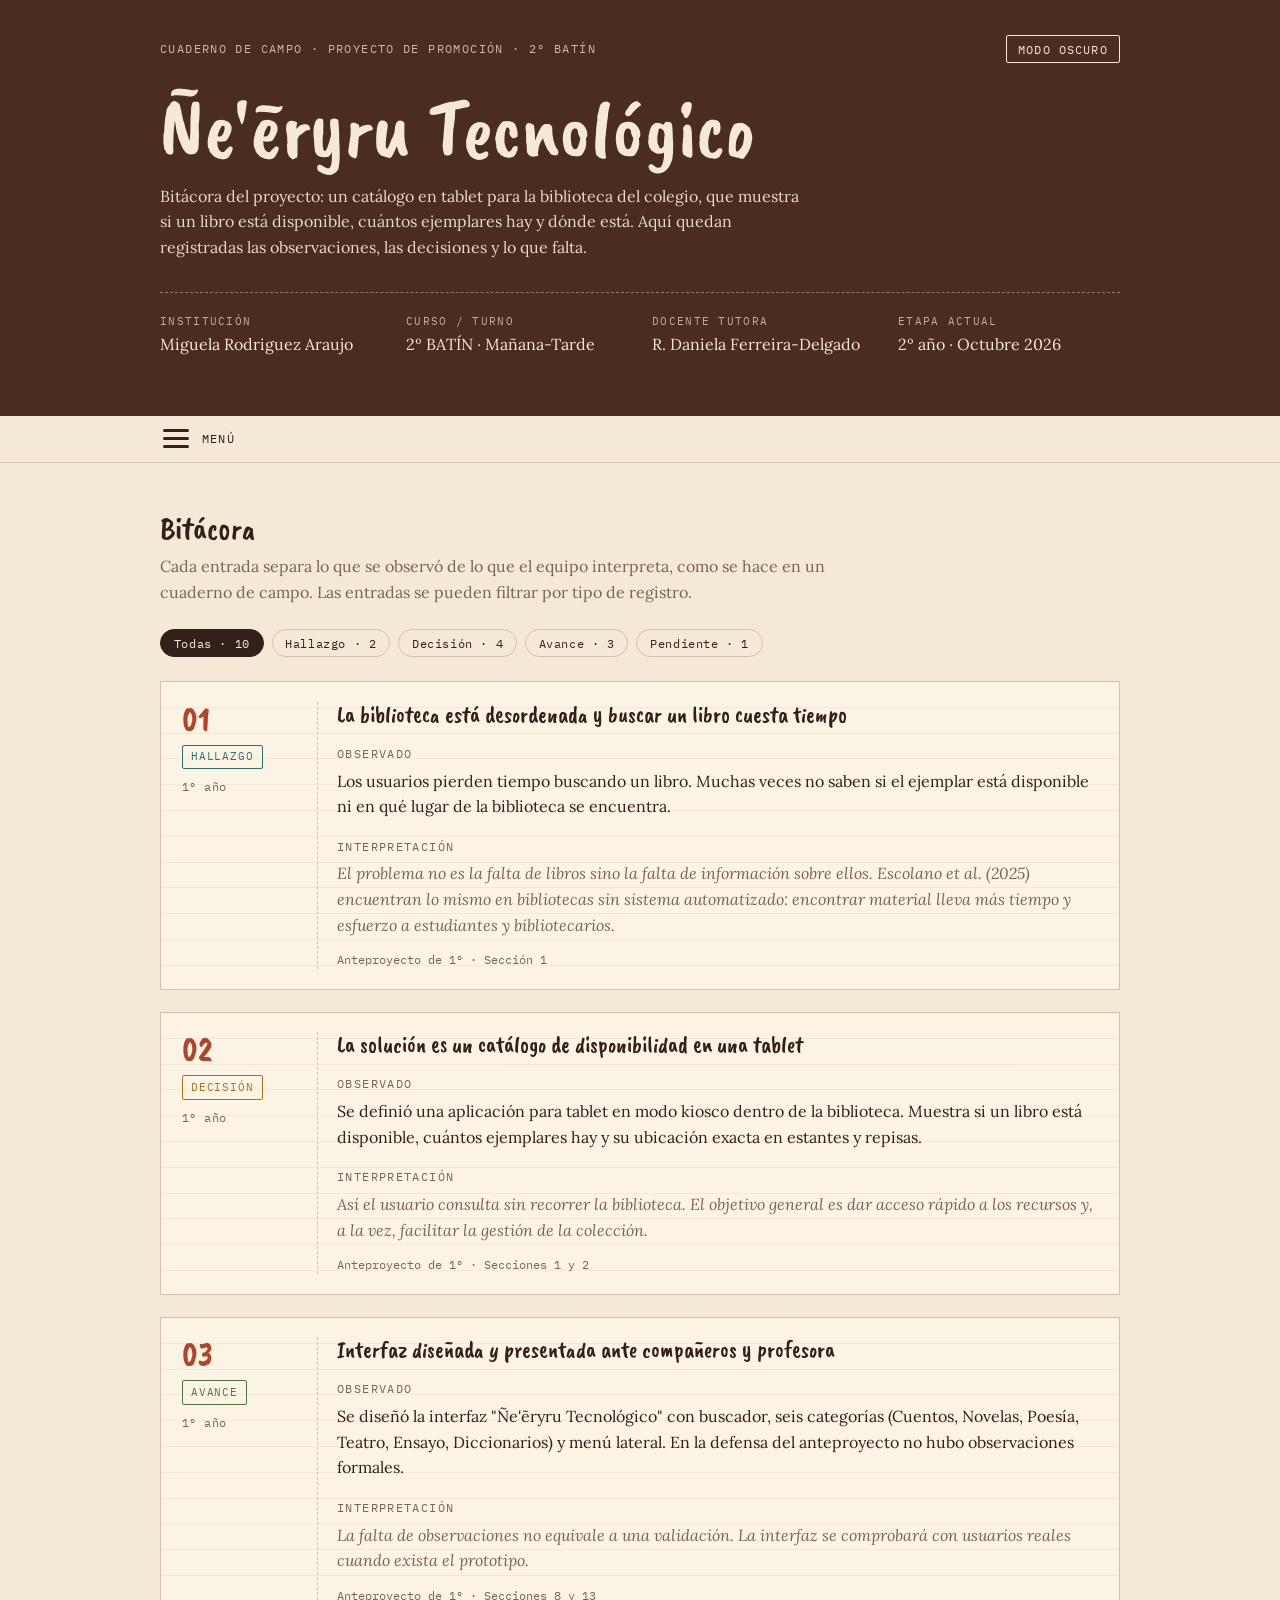
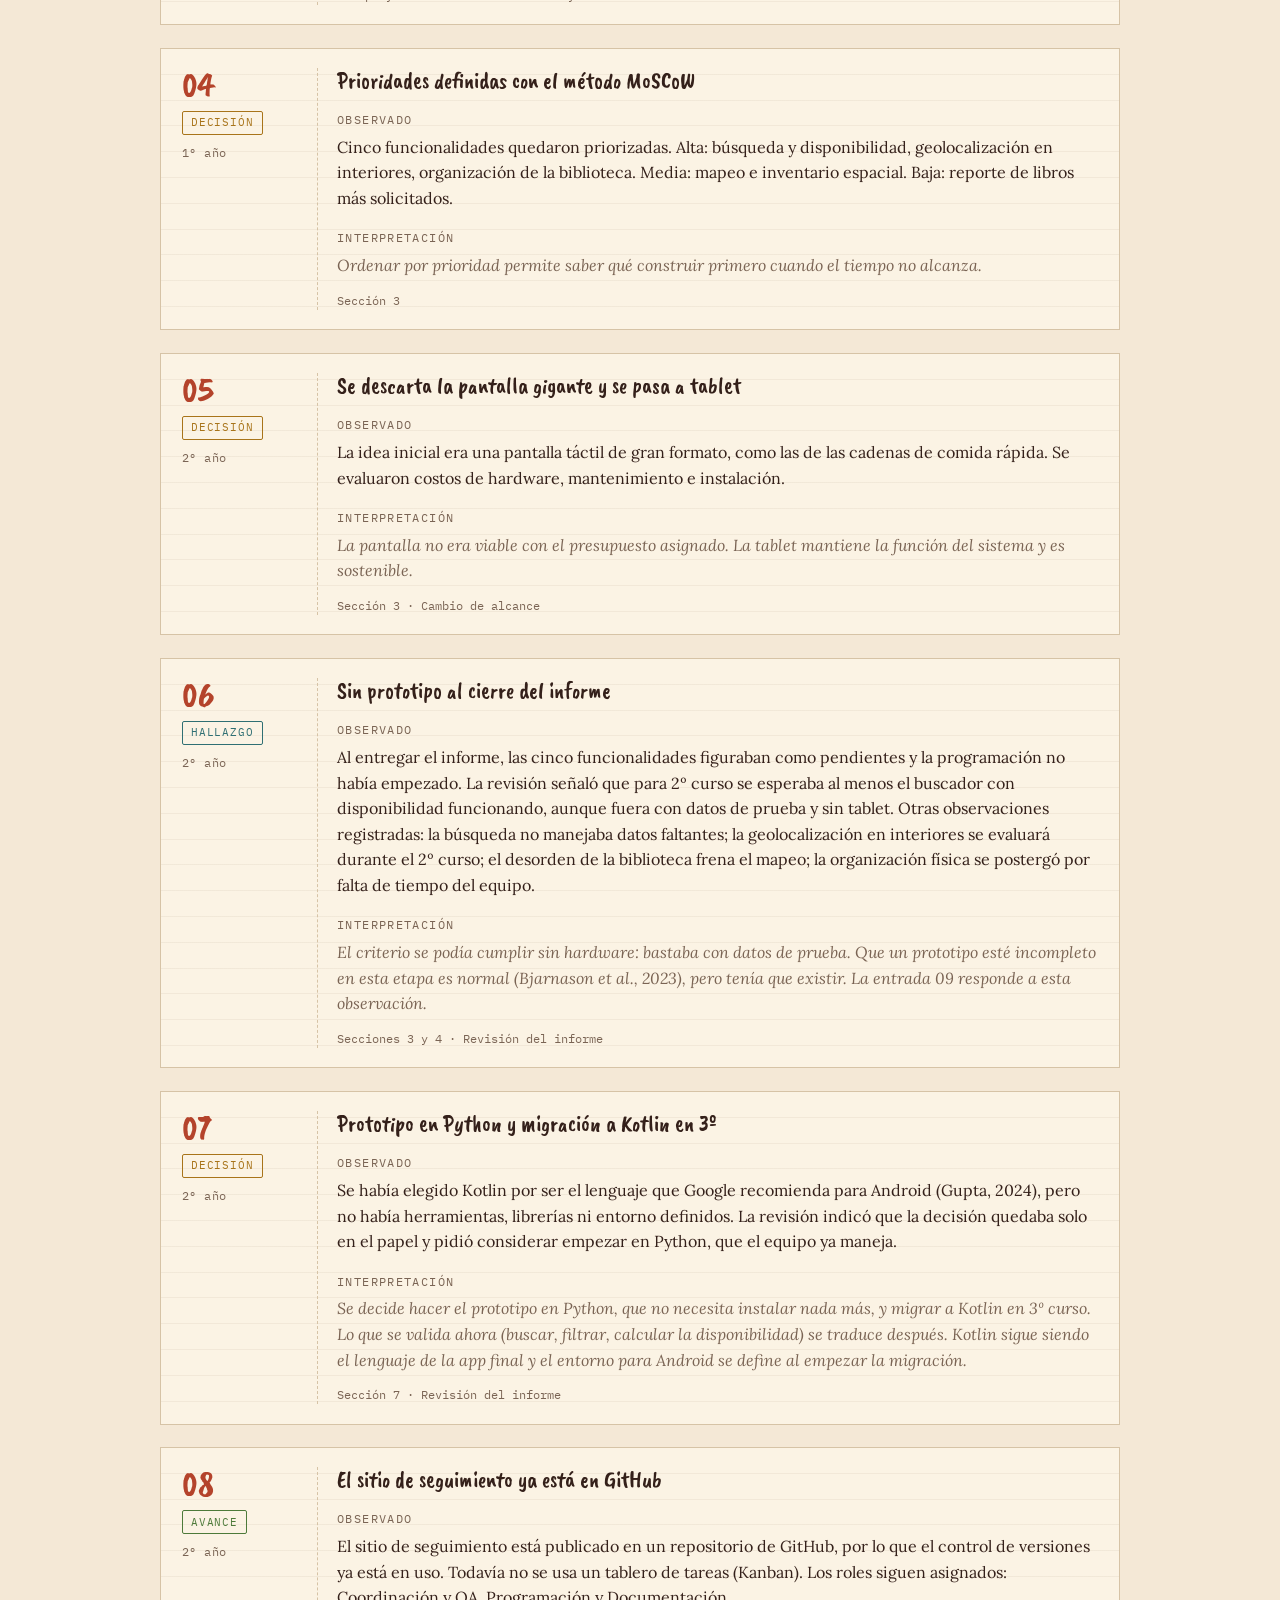
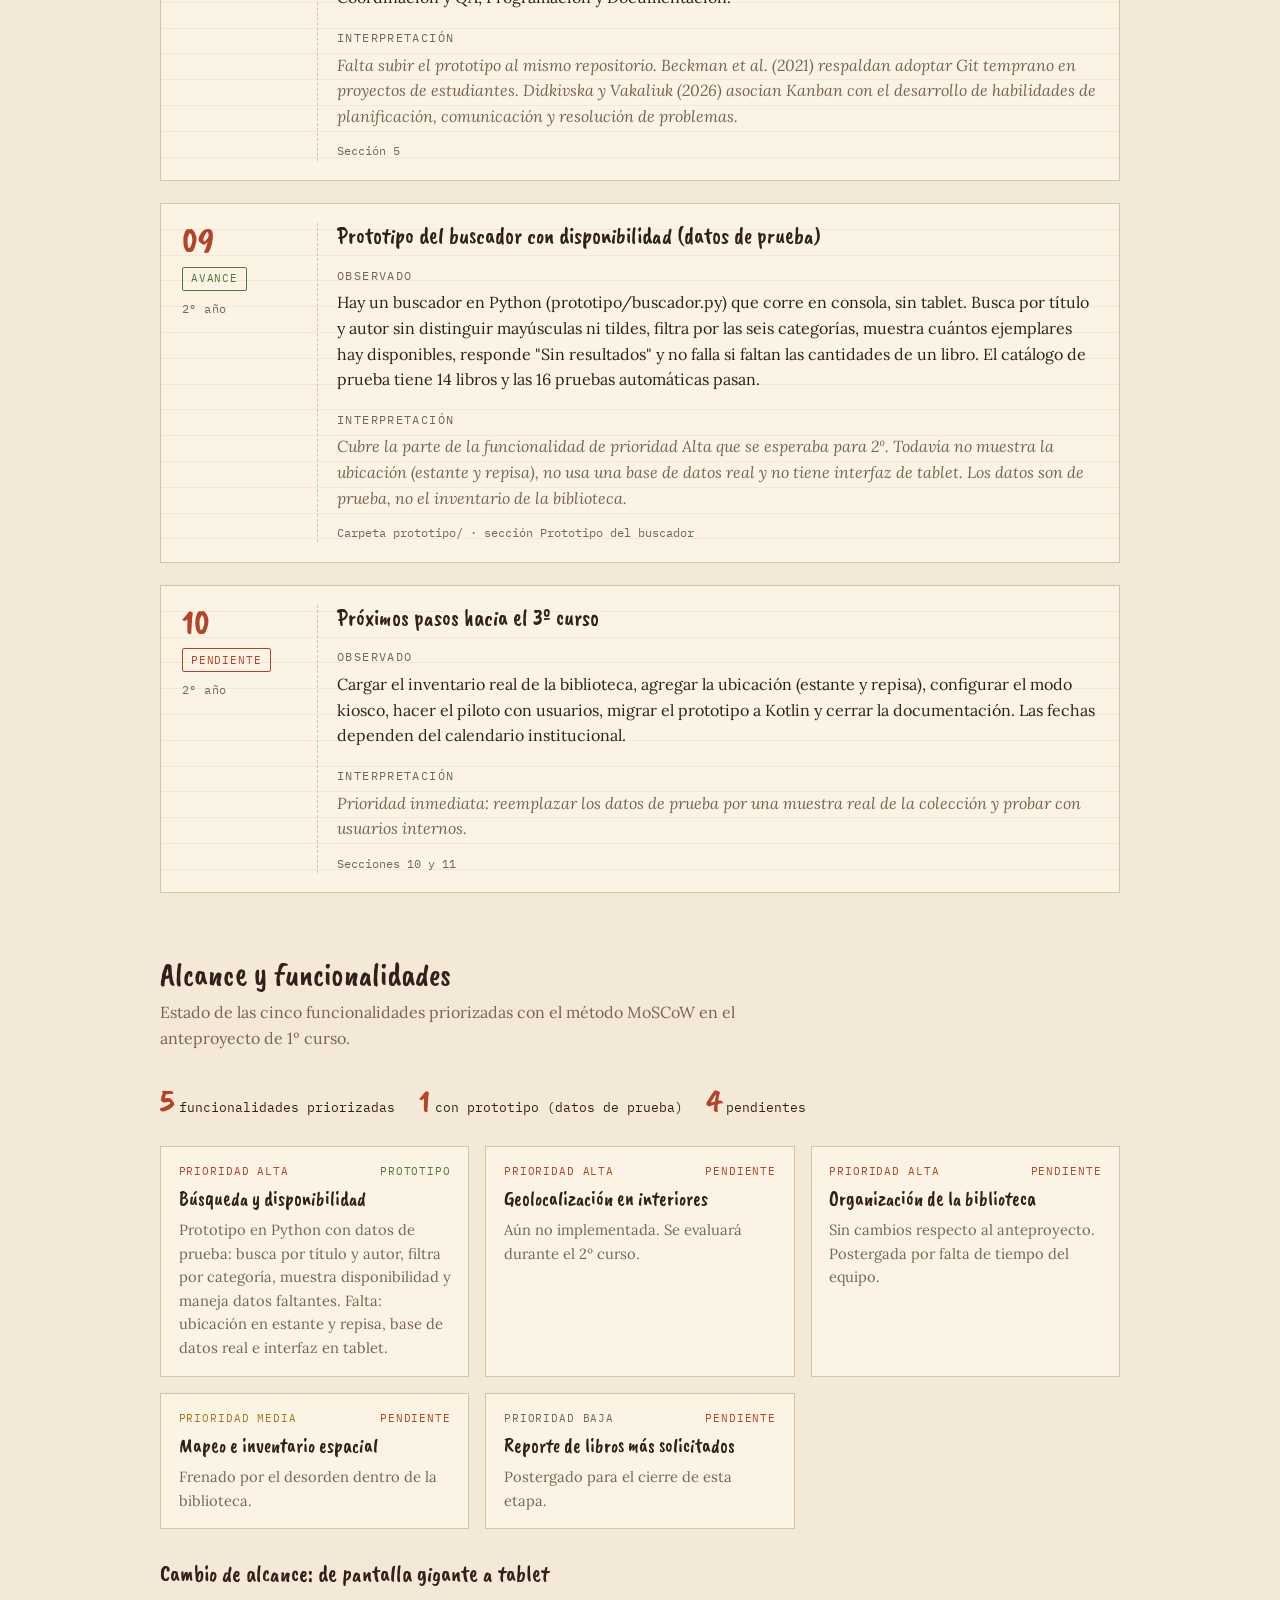
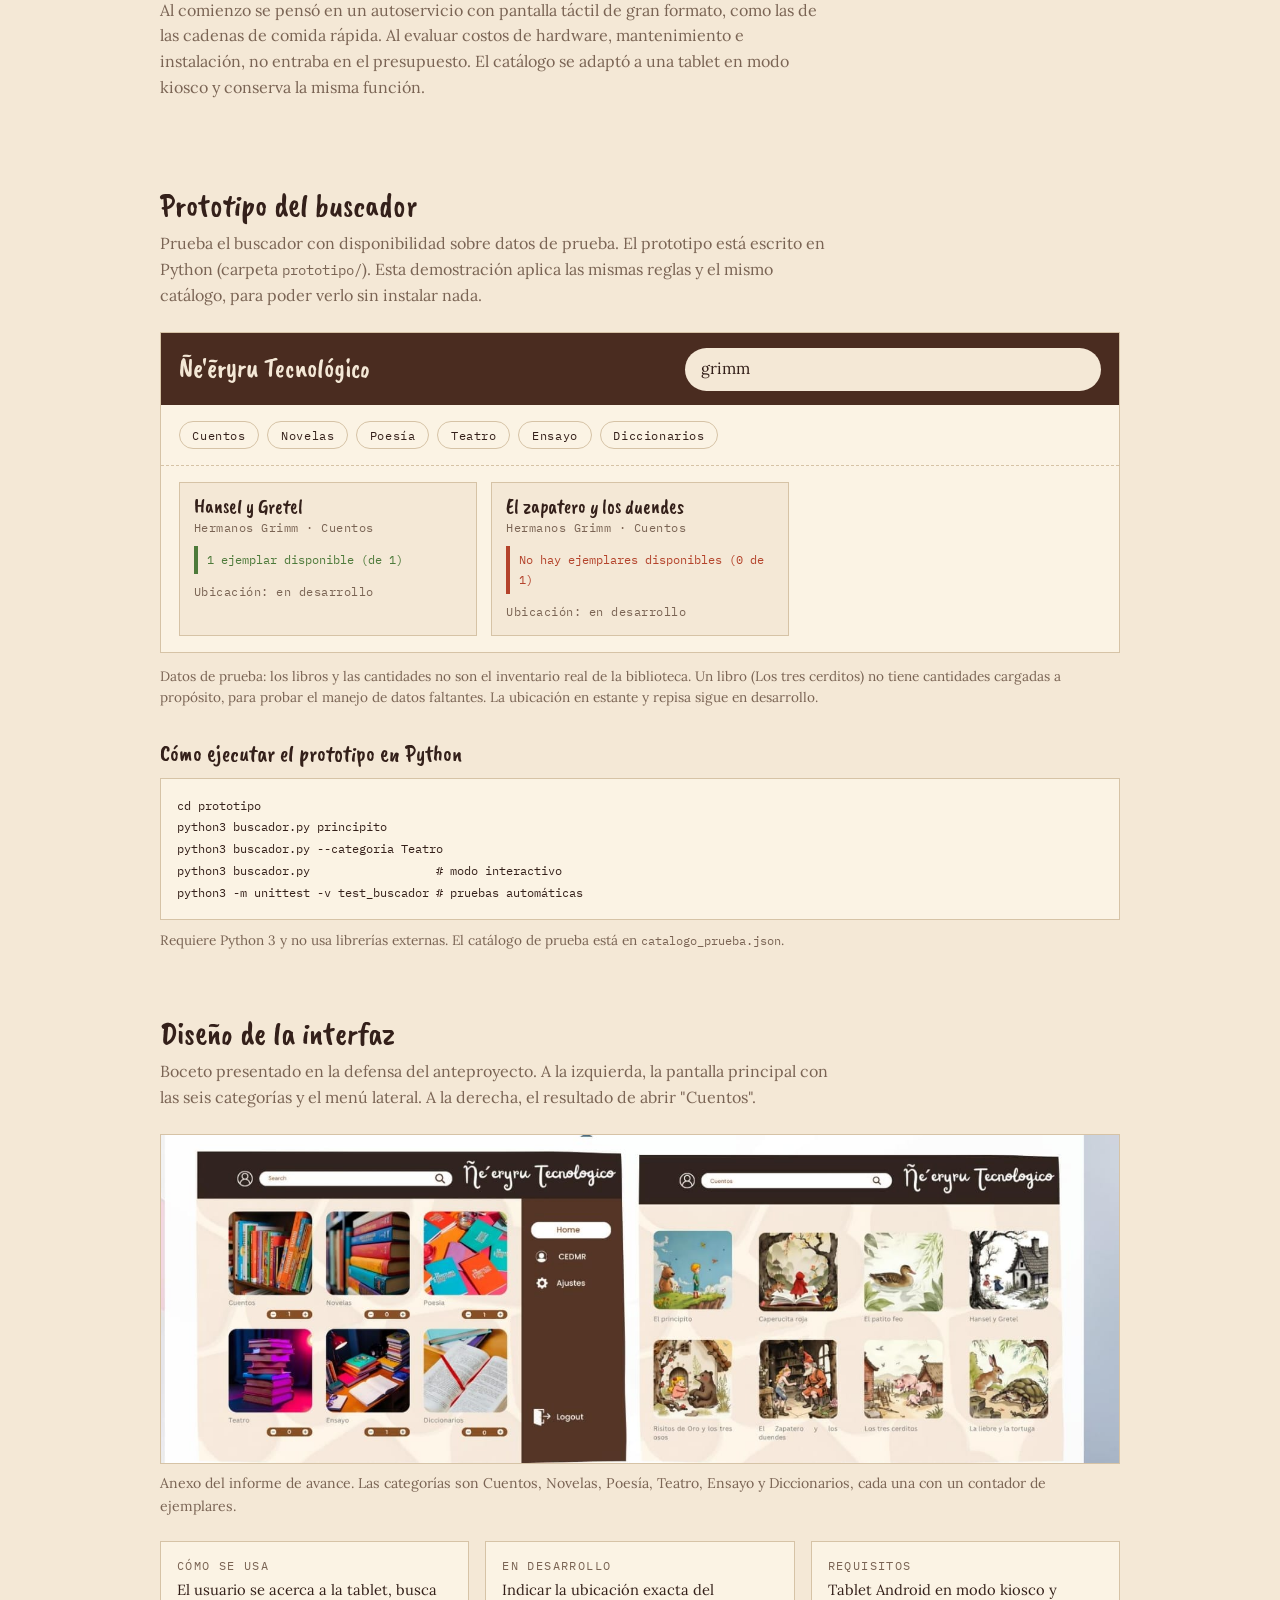
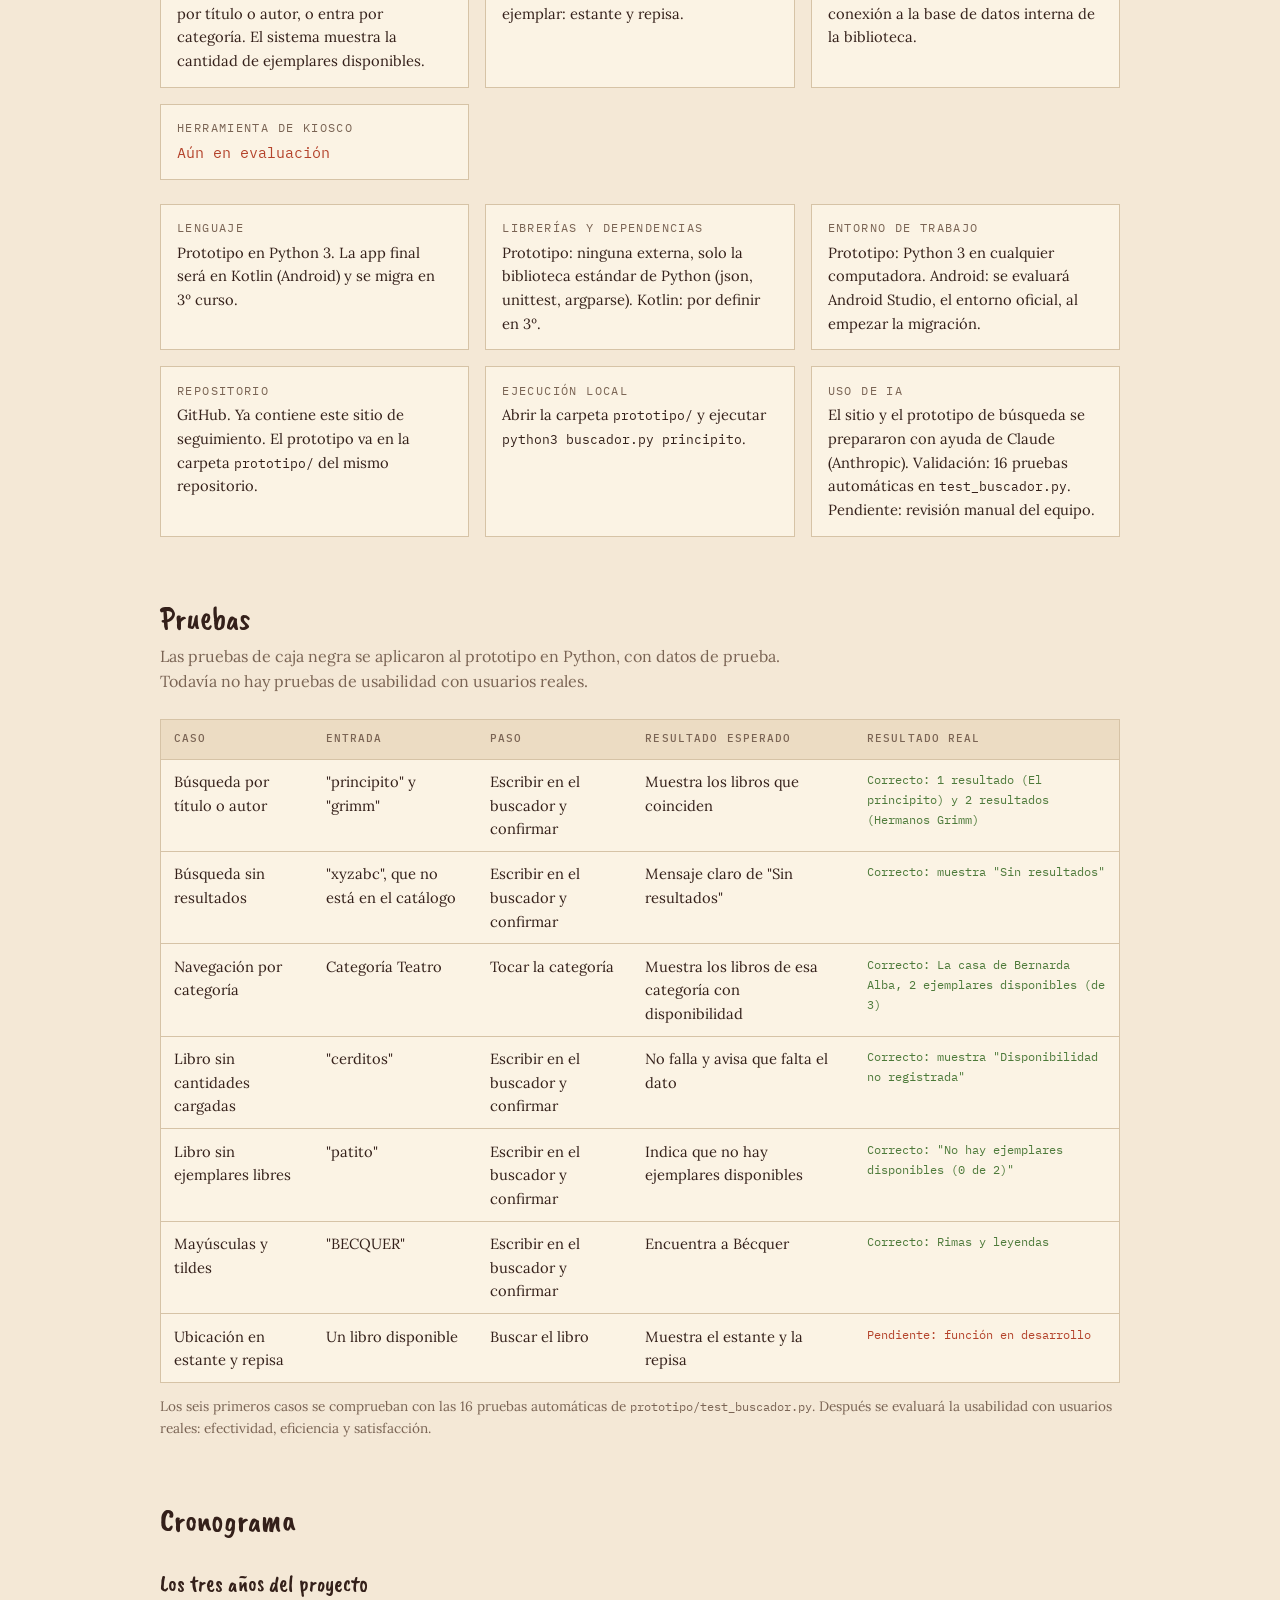
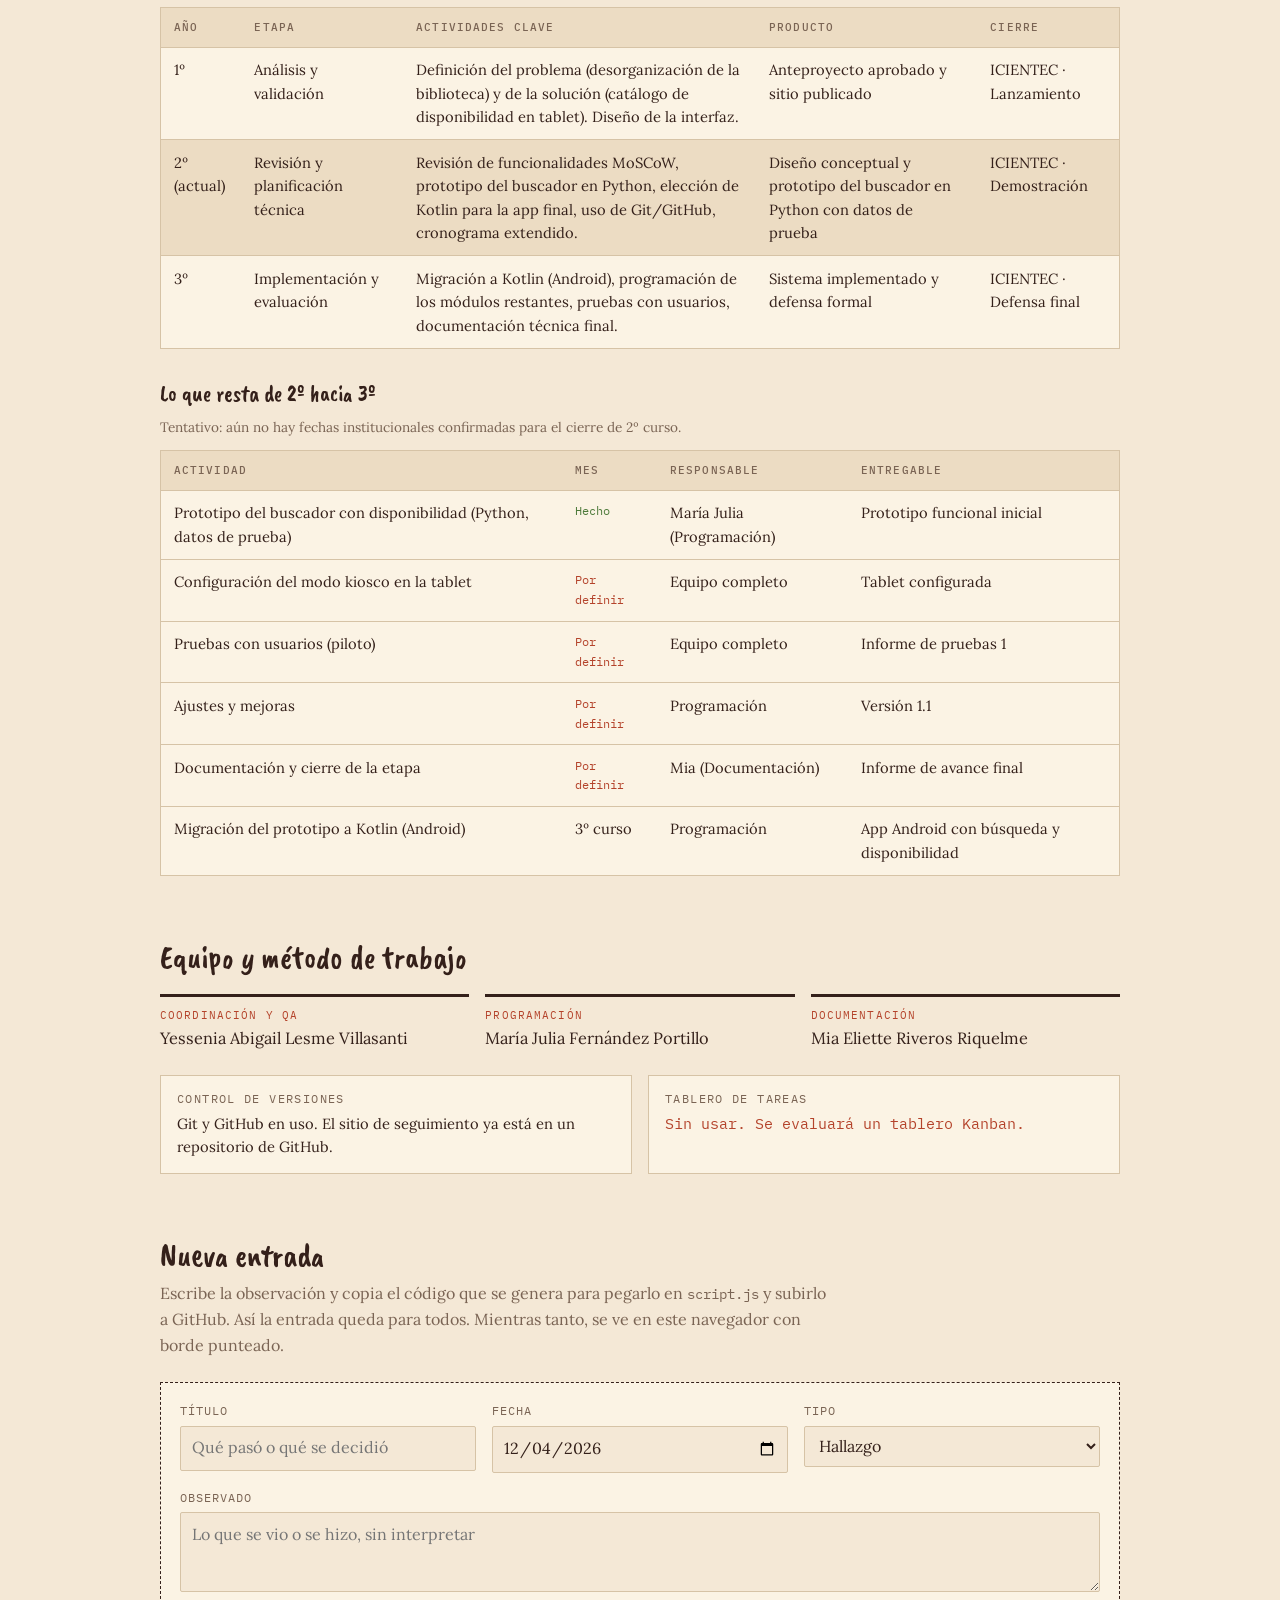
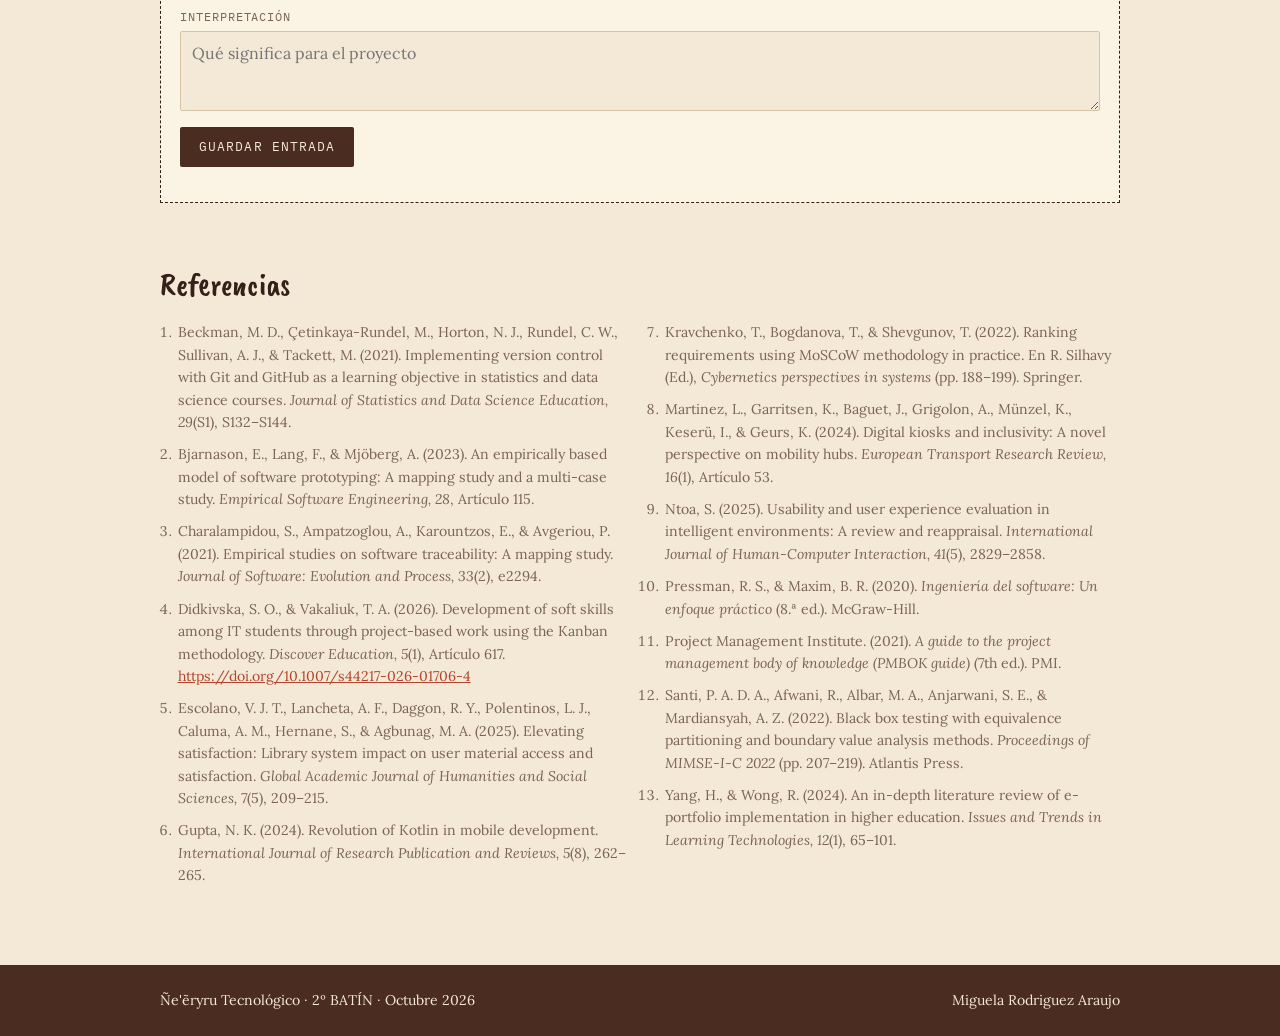
<file: index.html>
<!doctype html>
<html lang="es">
<head>
<meta charset="utf-8">
<meta name="viewport" content="width=device-width, initial-scale=1">
<title>Cuaderno de campo Ñe'ẽryru</title>
<link rel="stylesheet" href="https://fonts.googleapis.com/css2?family=Caveat+Brush&family=Lora:ital,wght@0,400;0,600;1,400&family=IBM+Plex+Mono:wght@400;500&display=swap">
<link rel="stylesheet" href="styles.css">
</head>
<body>
<header class="cover">
  <div class="wrap">
    <div class="top">
      <span class="label">Cuaderno de campo · Proyecto de Promoción · 2º BATÍN</span>
      <button class="theme" id="themeBtn" type="button">Modo oscuro</button>
    </div>
    <h1>Ñe'ẽryru Tecnológico</h1>
    <p>Bitácora del proyecto: un catálogo en tablet para la biblioteca del colegio, que muestra si un libro está disponible, cuántos ejemplares hay y dónde está. Aquí quedan registradas las observaciones, las decisiones y lo que falta.</p>
    <dl class="meta">
      <div><dt>Institución</dt><dd>Miguela Rodriguez Araujo</dd></div>
      <div><dt>Curso / turno</dt><dd>2º BATÍN · Mañana-Tarde</dd></div>
      <div><dt>Docente tutora</dt><dd>R. Daniela Ferreira-Delgado</dd></div>
      <div><dt>Etapa actual</dt><dd>2º año · Octubre 2026</dd></div>
    </dl>
  </div>
</header>

<nav class="sec" aria-label="Secciones"><div class="wrap">
  <button class="burger" id="burger" type="button" aria-expanded="false" aria-controls="menu" aria-label="Abrir menú de secciones"><span class="bars" aria-hidden="true"><i></i><i></i><i></i></span><span>Menú</span></button>
  <div class="menu" id="menu" hidden>
    <a href="#bitacora">Bitácora</a><a href="#alcance">Alcance</a><a href="#prototipo">Prototipo</a><a href="#interfaz">Interfaz</a><a href="#pruebas">Pruebas</a><a href="#cronograma">Cronograma</a><a href="#equipo">Equipo</a><a href="#nueva">Nueva entrada</a><a href="#refs">Referencias</a>
  </div>
</div></nav>

<main class="wrap">

<section id="bitacora">
  <h2>Bitácora</h2>
  <p class="lead">Cada entrada separa lo que se observó de lo que el equipo interpreta, como se hace en un cuaderno de campo. Las entradas se pueden filtrar por tipo de registro.</p>
  <div class="filters" id="filters" role="group" aria-label="Filtrar entradas"></div>
  <div class="entries" id="entries"></div>
</section>

<section id="alcance">
  <h2>Alcance y funcionalidades</h2>
  <p class="lead">Estado de las cinco funcionalidades priorizadas con el método MoSCoW en el anteproyecto de 1º curso.</p>
  <div class="summary">
    <div><b>5</b>funcionalidades priorizadas</div>
    <div><b>1</b>con prototipo (datos de prueba)</div>
    <div><b>4</b>pendientes</div>
  </div>
  <div class="board" id="board"></div>
  <div class="sub">
    <h3>Cambio de alcance: de pantalla gigante a tablet</h3>
    <p class="lead" style="margin-top:0">Al comienzo se pensó en un autoservicio con pantalla táctil de gran formato, como las de las cadenas de comida rápida. Al evaluar costos de hardware, mantenimiento e instalación, no entraba en el presupuesto. El catálogo se adaptó a una tablet en modo kiosco y conserva la misma función.</p>
  </div>
</section>

<section id="prototipo">
  <h2>Prototipo del buscador</h2>
  <p class="lead">Prueba el buscador con disponibilidad sobre datos de prueba. El prototipo está escrito en Python (carpeta <code>prototipo/</code>). Esta demostración aplica las mismas reglas y el mismo catálogo, para poder verlo sin instalar nada.</p>
  <div class="kiosk">
    <div class="kiosk-bar">
      <span class="kiosk-title">Ñe'ẽryru Tecnológico</span>
      <div class="kiosk-search" role="search">
        <label for="q" class="sr">Buscar por título o autor</label>
        <input id="q" type="search" placeholder="Título o autor" autocomplete="off" value="grimm">
      </div>
    </div>
    <div class="kiosk-cats" id="cats" role="group" aria-label="Categorías"></div>
    <div class="kiosk-out" id="results" aria-live="polite"></div>
  </div>
  <p class="note" style="margin-top:.8rem">Datos de prueba: los libros y las cantidades no son el inventario real de la biblioteca. Un libro (Los tres cerditos) no tiene cantidades cargadas a propósito, para probar el manejo de datos faltantes. La ubicación en estante y repisa sigue en desarrollo.</p>
  <div class="sub">
    <h3>Cómo ejecutar el prototipo en Python</h3>
    <div class="scroll"><pre class="code"><code>cd prototipo
python3 buscador.py principito
python3 buscador.py --categoria Teatro
python3 buscador.py                  # modo interactivo
python3 -m unittest -v test_buscador # pruebas automáticas</code></pre></div>
    <p class="note" style="margin-top:.6rem">Requiere Python 3 y no usa librerías externas. El catálogo de prueba está en <code>catalogo_prueba.json</code>.</p>
  </div>
</section>

<section id="interfaz">
  <h2>Diseño de la interfaz</h2>
  <p class="lead">Boceto presentado en la defensa del anteproyecto. A la izquierda, la pantalla principal con las seis categorías y el menú lateral. A la derecha, el resultado de abrir "Cuentos".</p>
  <figure>
    <img alt="Boceto de la interfaz: pantalla principal con categorías Cuentos, Novelas, Poesía, Teatro, Ensayo y Diccionarios; y pantalla de la categoría Cuentos con ocho títulos" src="[data-uri]">
    <figcaption>Anexo del informe de avance. Las categorías son Cuentos, Novelas, Poesía, Teatro, Ensayo y Diccionarios, cada una con un contador de ejemplares.</figcaption>
  </figure>
  <div class="tools">
    <div class="tool"><span class="label">Cómo se usa</span><p>El usuario se acerca a la tablet, busca por título o autor, o entra por categoría. El sistema muestra la cantidad de ejemplares disponibles.</p></div>
    <div class="tool"><span class="label">En desarrollo</span><p>Indicar la ubicación exacta del ejemplar: estante y repisa.</p></div>
    <div class="tool"><span class="label">Requisitos</span><p>Tablet Android en modo kiosco y conexión a la base de datos interna de la biblioteca.</p></div>
    <div class="tool"><span class="label">Herramienta de kiosco</span><p class="pend">Aún en evaluación</p></div>
  </div>
  <div class="tools">
    <div class="tool"><span class="label">Lenguaje</span><p>Prototipo en Python 3. La app final será en Kotlin (Android) y se migra en 3º curso.</p></div>
    <div class="tool"><span class="label">Librerías y dependencias</span><p>Prototipo: ninguna externa, solo la biblioteca estándar de Python (json, unittest, argparse). Kotlin: por definir en 3º.</p></div>
    <div class="tool"><span class="label">Entorno de trabajo</span><p>Prototipo: Python 3 en cualquier computadora. Android: se evaluará Android Studio, el entorno oficial, al empezar la migración.</p></div>
    <div class="tool"><span class="label">Repositorio</span><p>GitHub. Ya contiene este sitio de seguimiento. El prototipo va en la carpeta <code>prototipo/</code> del mismo repositorio.</p></div>
    <div class="tool"><span class="label">Ejecución local</span><p>Abrir la carpeta <code>prototipo/</code> y ejecutar <code>python3 buscador.py principito</code>.</p></div>
    <div class="tool"><span class="label">Uso de IA</span><p>El sitio y el prototipo de búsqueda se prepararon con ayuda de Claude (Anthropic). Validación: 16 pruebas automáticas en <code>test_buscador.py</code>. Pendiente: revisión manual del equipo.</p></div>
  </div>
</section>

<section id="pruebas">
  <h2>Pruebas</h2>
  <p class="lead">Las pruebas de caja negra se aplicaron al prototipo en Python, con datos de prueba. Todavía no hay pruebas de usabilidad con usuarios reales.</p>
  <div class="scroll"><table>
    <thead><tr><th>Caso</th><th>Entrada</th><th>Paso</th><th>Resultado esperado</th><th>Resultado real</th></tr></thead>
    <tbody>
      <tr><td>Búsqueda por título o autor</td><td>"principito" y "grimm"</td><td>Escribir en el buscador y confirmar</td><td>Muestra los libros que coinciden</td><td class="ok">Correcto: 1 resultado (El principito) y 2 resultados (Hermanos Grimm)</td></tr>
      <tr><td>Búsqueda sin resultados</td><td>"xyzabc", que no está en el catálogo</td><td>Escribir en el buscador y confirmar</td><td>Mensaje claro de "Sin resultados"</td><td class="ok">Correcto: muestra "Sin resultados"</td></tr>
      <tr><td>Navegación por categoría</td><td>Categoría Teatro</td><td>Tocar la categoría</td><td>Muestra los libros de esa categoría con disponibilidad</td><td class="ok">Correcto: La casa de Bernarda Alba, 2 ejemplares disponibles (de 3)</td></tr>
      <tr><td>Libro sin cantidades cargadas</td><td>"cerditos"</td><td>Escribir en el buscador y confirmar</td><td>No falla y avisa que falta el dato</td><td class="ok">Correcto: muestra "Disponibilidad no registrada"</td></tr>
      <tr><td>Libro sin ejemplares libres</td><td>"patito"</td><td>Escribir en el buscador y confirmar</td><td>Indica que no hay ejemplares disponibles</td><td class="ok">Correcto: "No hay ejemplares disponibles (0 de 2)"</td></tr>
      <tr><td>Mayúsculas y tildes</td><td>"BECQUER"</td><td>Escribir en el buscador y confirmar</td><td>Encuentra a Bécquer</td><td class="ok">Correcto: Rimas y leyendas</td></tr>
      <tr><td>Ubicación en estante y repisa</td><td>Un libro disponible</td><td>Buscar el libro</td><td>Muestra el estante y la repisa</td><td class="pend">Pendiente: función en desarrollo</td></tr>
    </tbody></table></div>
  <p class="note" style="margin-top:.8rem">Los seis primeros casos se comprueban con las 16 pruebas automáticas de <code>prototipo/test_buscador.py</code>. Después se evaluará la usabilidad con usuarios reales: efectividad, eficiencia y satisfacción.</p>
</section>

<section id="cronograma">
  <h2>Cronograma</h2>
  <div class="sub"><h3>Los tres años del proyecto</h3>
  <div class="scroll"><table>
    <thead><tr><th>Año</th><th>Etapa</th><th>Actividades clave</th><th>Producto</th><th>Cierre</th></tr></thead>
    <tbody>
      <tr><td>1º</td><td>Análisis y validación</td><td>Definición del problema (desorganización de la biblioteca) y de la solución (catálogo de disponibilidad en tablet). Diseño de la interfaz.</td><td>Anteproyecto aprobado y sitio publicado</td><td>ICIENTEC · Lanzamiento</td></tr>
      <tr class="now"><td>2º (actual)</td><td>Revisión y planificación técnica</td><td>Revisión de funcionalidades MoSCoW, prototipo del buscador en Python, elección de Kotlin para la app final, uso de Git/GitHub, cronograma extendido.</td><td>Diseño conceptual y prototipo del buscador en Python con datos de prueba</td><td>ICIENTEC · Demostración</td></tr>
      <tr><td>3º</td><td>Implementación y evaluación</td><td>Migración a Kotlin (Android), programación de los módulos restantes, pruebas con usuarios, documentación técnica final.</td><td>Sistema implementado y defensa formal</td><td>ICIENTEC · Defensa final</td></tr>
    </tbody></table></div></div>
  <div class="sub"><h3>Lo que resta de 2º hacia 3º</h3>
  <p class="note" style="margin-bottom:.7rem">Tentativo: aún no hay fechas institucionales confirmadas para el cierre de 2º curso.</p>
  <div class="scroll"><table>
    <thead><tr><th>Actividad</th><th>Mes</th><th>Responsable</th><th>Entregable</th></tr></thead>
    <tbody>
      <tr><td>Prototipo del buscador con disponibilidad (Python, datos de prueba)</td><td class="ok">Hecho</td><td>María Julia (Programación)</td><td>Prototipo funcional inicial</td></tr>
      <tr><td>Configuración del modo kiosco en la tablet</td><td class="pend">Por definir</td><td>Equipo completo</td><td>Tablet configurada</td></tr>
      <tr><td>Pruebas con usuarios (piloto)</td><td class="pend">Por definir</td><td>Equipo completo</td><td>Informe de pruebas 1</td></tr>
      <tr><td>Ajustes y mejoras</td><td class="pend">Por definir</td><td>Programación</td><td>Versión 1.1</td></tr>
      <tr><td>Documentación y cierre de la etapa</td><td class="pend">Por definir</td><td>Mia (Documentación)</td><td>Informe de avance final</td></tr>
      <tr><td>Migración del prototipo a Kotlin (Android)</td><td>3º curso</td><td>Programación</td><td>App Android con búsqueda y disponibilidad</td></tr>
    </tbody></table></div></div>
</section>

<section id="equipo">
  <h2>Equipo y método de trabajo</h2>
  <div class="team" style="margin-top:1.2rem">
    <div class="person"><div class="role">Coordinación y QA</div><div>Yessenia Abigail Lesme Villasanti</div></div>
    <div class="person"><div class="role">Programación</div><div>María Julia Fernández Portillo</div></div>
    <div class="person"><div class="role">Documentación</div><div>Mia Eliette Riveros Riquelme</div></div>
  </div>
  <div class="tools">
    <div class="tool"><span class="label">Control de versiones</span><p>Git y GitHub en uso. El sitio de seguimiento ya está en un repositorio de GitHub.</p></div>
    <div class="tool"><span class="label">Tablero de tareas</span><p class="pend">Sin usar. Se evaluará un tablero Kanban.</p></div>
  </div>
</section>

<section id="nueva">
  <h2>Nueva entrada</h2>
  <p class="lead">Escribe la observación y copia el código que se genera para pegarlo en <code>script.js</code> y subirlo a GitHub. Así la entrada queda para todos. Mientras tanto, se ve en este navegador con borde punteado.</p>
  <form id="form">
    <div class="two">
      <label for="f-title">Título<input id="f-title" required maxlength="90" placeholder="Qué pasó o qué se decidió"></label>
      <label for="f-date">Fecha<input id="f-date" type="date"></label>
      <label for="f-type">Tipo<select id="f-type">
        <option value="hallazgo">Hallazgo</option><option value="decision">Decisión</option><option value="avance">Avance</option><option value="pendiente">Pendiente</option></select></label>
    </div>
    <label for="f-obs">Observado<textarea id="f-obs" required placeholder="Lo que se vio o se hizo, sin interpretar"></textarea></label>
    <label for="f-int">Interpretación<textarea id="f-int" placeholder="Qué significa para el proyecto"></textarea></label>
    <button class="btn" type="submit">Guardar entrada</button>
    <p class="note" id="formMsg" role="status"></p>
  </form>
  <div class="codebox" id="codeBox" hidden>
    <h3>Código para subir a GitHub</h3>
    <ol>
      <li>Copia el código con el botón.</li>
      <li>En GitHub abre <code>script.js</code> y pulsa el lápiz para editarlo.</li>
      <li>Busca la línea <code>];</code> que está justo antes de <code>const TYPES</code> y pega el código justo antes de esa línea.</li>
      <li>Pulsa "Commit changes". La entrada aparece para todos.</li>
    </ol>
    <div class="scroll"><pre class="code" id="codeOut"></pre></div>
    <div class="acts"><button class="btn" type="button" id="copyCode">Copiar código</button></div>
    <p class="note" id="codeMsg" role="status"></p>
  </div>
</section>

<section id="refs">
  <h2>Referencias</h2>
  <ol class="refs" style="margin-top:1.2rem">
    <li>Beckman, M. D., Çetinkaya-Rundel, M., Horton, N. J., Rundel, C. W., Sullivan, A. J., & Tackett, M. (2021). Implementing version control with Git and GitHub as a learning objective in statistics and data science courses. <i>Journal of Statistics and Data Science Education, 29</i>(S1), S132–S144.</li>
    <li>Bjarnason, E., Lang, F., & Mjöberg, A. (2023). An empirically based model of software prototyping: A mapping study and a multi-case study. <i>Empirical Software Engineering, 28</i>, Artículo 115.</li>
    <li>Charalampidou, S., Ampatzoglou, A., Karountzos, E., & Avgeriou, P. (2021). Empirical studies on software traceability: A mapping study. <i>Journal of Software: Evolution and Process, 33</i>(2), e2294.</li>
    <li>Didkivska, S. O., &amp; Vakaliuk, T. A. (2026). Development of soft skills among IT students through project-based work using the Kanban methodology. <i>Discover Education, 5</i>(1), Artículo 617. <a href="https://doi.org/10.1007/s44217-026-01706-4">https://doi.org/10.1007/s44217-026-01706-4</a></li>
    <li>Escolano, V. J. T., Lancheta, A. F., Daggon, R. Y., Polentinos, L. J., Caluma, A. M., Hernane, S., & Agbunag, M. A. (2025). Elevating satisfaction: Library system impact on user material access and satisfaction. <i>Global Academic Journal of Humanities and Social Sciences, 7</i>(5), 209–215.</li>
    <li>Gupta, N. K. (2024). Revolution of Kotlin in mobile development. <i>International Journal of Research Publication and Reviews, 5</i>(8), 262–265.</li>
    <li>Kravchenko, T., Bogdanova, T., & Shevgunov, T. (2022). Ranking requirements using MoSCoW methodology in practice. En R. Silhavy (Ed.), <i>Cybernetics perspectives in systems</i> (pp. 188–199). Springer.</li>
    <li>Martinez, L., Garritsen, K., Baguet, J., Grigolon, A., Münzel, K., Keserü, I., & Geurs, K. (2024). Digital kiosks and inclusivity: A novel perspective on mobility hubs. <i>European Transport Research Review, 16</i>(1), Artículo 53.</li>
    <li>Ntoa, S. (2025). Usability and user experience evaluation in intelligent environments: A review and reappraisal. <i>International Journal of Human-Computer Interaction, 41</i>(5), 2829–2858.</li>
    <li>Pressman, R. S., & Maxim, B. R. (2020). <i>Ingeniería del software: Un enfoque práctico</i> (8.ª ed.). McGraw-Hill.</li>
    <li>Project Management Institute. (2021). <i>A guide to the project management body of knowledge (PMBOK guide)</i> (7th ed.). PMI.</li>
    <li>Santi, P. A. D. A., Afwani, R., Albar, M. A., Anjarwani, S. E., & Mardiansyah, A. Z. (2022). Black box testing with equivalence partitioning and boundary value analysis methods. <i>Proceedings of MIMSE-I-C 2022</i> (pp. 207–219). Atlantis Press.</li>
    <li>Yang, H., & Wong, R. (2024). An in-depth literature review of e-portfolio implementation in higher education. <i>Issues and Trends in Learning Technologies, 12</i>(1), 65–101.</li>
  </ol>
</section>
</main>

<footer><div class="wrap"><span>Ñe'ẽryru Tecnológico · 2º BATÍN · Octubre 2026</span><span>Miguela Rodriguez Araujo</span></div></footer>

<script src="script.js"></script>
</body>
</html>
</file>
<file: styles.css>
/* Reset básico */
html{color-scheme:light}
body{margin:0}
img{max-width:100%}
[hidden]{display:none!important}

/* Layout: cuaderno de papel. Portada marrón, entradas fechadas en una columna con margen de notas, tableros de estado y cronograma al final. */
:root{
  --paper:#f4e8d6; --paper2:#ecdcc3; --ink:#34201a; --muted:#7a6454; --rule:#d6c3a6;
  --brown:#4a2c20; --brown-ink:#f4e8d6; --pencil:#b4432b;
  --c-hallazgo:#2f6f73; --c-decision:#a8741a; --c-avance:#4d7a3a; --c-pendiente:#b4432b;
  --card:#fbf3e4; --f-display:'Caveat Brush','Segoe Print',cursive; --f-body:'Lora',Georgia,serif; --f-mono:'IBM Plex Mono',ui-monospace,monospace;
}
@media (prefers-color-scheme:dark){:root:not([data-theme="light"]){
  --paper:#241812; --paper2:#2e1f17; --ink:#efe0c9; --muted:#b09a85; --rule:#4a3629;
  --brown:#120b08; --brown-ink:#efe0c9; --pencil:#e58468;
  --c-hallazgo:#6fc0c4; --c-decision:#e0b25a; --c-avance:#8fc377; --c-pendiente:#e58468; --card:#2b1d15; color-scheme:dark}}
:root[data-theme="dark"]{
  --paper:#241812; --paper2:#2e1f17; --ink:#efe0c9; --muted:#b09a85; --rule:#4a3629;
  --brown:#120b08; --brown-ink:#efe0c9; --pencil:#e58468;
  --c-hallazgo:#6fc0c4; --c-decision:#e0b25a; --c-avance:#8fc377; --c-pendiente:#e58468; --card:#2b1d15; color-scheme:dark}
*{box-sizing:border-box}
body{background:var(--paper);color:var(--ink);font-family:var(--f-body);font-size:16px;line-height:1.6;margin:0}
.wrap{max-width:62rem;margin-inline:auto;padding-inline:16px}
h1,h2,h3{font-family:var(--f-display);font-weight:400;text-wrap:balance;margin:0;line-height:1.1}
h2{font-size:2rem;color:var(--ink)}
h3{font-size:1.45rem}
a{color:var(--pencil)}
:focus-visible{outline:2px solid var(--pencil);outline-offset:2px}
.mono{font-family:var(--f-mono);font-size:.78rem;letter-spacing:.04em}
.label{font-family:var(--f-mono);font-size:.72rem;letter-spacing:.12em;text-transform:uppercase;color:var(--muted)}

/* portada */
.cover{background:var(--brown);color:var(--brown-ink);padding-block:2.2rem 2.6rem}
.cover .top{display:flex;justify-content:space-between;gap:1rem;align-items:center;flex-wrap:wrap}
.cover .label{color:inherit;opacity:.75}
.cover h1{font-size:clamp(2.6rem,9vw,5.2rem);margin-block:1.2rem .6rem}
.cover p{max-width:40rem;margin:0;opacity:.92}
.theme{font-family:var(--f-mono);font-size:.72rem;letter-spacing:.1em;text-transform:uppercase;background:transparent;color:inherit;border:1px solid currentColor;padding:.35rem .7rem;cursor:pointer;border-radius:2px}
.meta{display:grid;grid-template-columns:repeat(auto-fit,minmax(11rem,1fr));gap:1rem 1.5rem;margin-top:2rem;padding-top:1.2rem;border-top:1px dashed rgba(244,232,214,.4)}
.meta dt{font-family:var(--f-mono);font-size:.68rem;letter-spacing:.12em;text-transform:uppercase;opacity:.7}
.meta dd{margin:.15rem 0 0}

nav.sec{position:sticky;top:env(safe-area-inset-top,0px);z-index:5;background:var(--paper);border-bottom:1px solid var(--rule)}
nav.sec .wrap{position:relative;padding-block:.4rem}
.burger{display:flex;align-items:center;gap:.8rem;background:none;border:0;color:var(--ink);cursor:pointer;padding:.45rem .2rem;font-family:var(--f-mono);font-size:.74rem;letter-spacing:.1em;text-transform:uppercase}
.burger .bars{display:flex;flex-direction:column;gap:5px;width:26px}
.burger i{display:block;height:3px;background:currentColor;border-radius:2px;transition:transform .2s,opacity .2s}
.burger[aria-expanded="true"] i:nth-child(1){transform:translateY(8px) rotate(45deg)}
.burger[aria-expanded="true"] i:nth-child(2){opacity:0}
.burger[aria-expanded="true"] i:nth-child(3){transform:translateY(-8px) rotate(-45deg)}
.menu{position:absolute;left:16px;top:100%;min-width:15rem;max-width:calc(100vw - 32px);background:var(--card);border:1px solid var(--rule);box-shadow:0 8px 24px rgba(0,0,0,.18);display:flex;flex-direction:column;padding:.4rem;z-index:6}
.menu a{font-family:var(--f-mono);font-size:.78rem;letter-spacing:.08em;text-transform:uppercase;text-decoration:none;color:var(--ink);padding:.7rem .9rem;border-bottom:1px dashed var(--rule)}
.menu a:last-child{border-bottom:0}
.menu a:hover,.menu a:focus-visible{color:var(--pencil);background:var(--paper2)}
@media (prefers-reduced-motion:reduce){.burger i{transition:none}}

section{padding-block:3rem 1rem}
.lead{color:var(--muted);max-width:42rem;margin:.5rem 0 1.5rem}

/* filtros */
.filters{display:flex;flex-wrap:wrap;gap:.5rem;margin-bottom:1.5rem}
.chip{font-family:var(--f-mono);font-size:.74rem;letter-spacing:.05em;border:1px solid var(--rule);background:transparent;color:var(--ink);padding:.35rem .8rem;border-radius:999px;cursor:pointer}
.chip[aria-pressed="true"]{background:var(--ink);color:var(--paper);border-color:var(--ink)}

/* entradas */
.entries{display:flex;flex-direction:column;gap:1.4rem}
.entry{display:grid;grid-template-columns:8.5rem minmax(0,1fr);gap:1.2rem;background:var(--card);border:1px solid var(--rule);padding:1.2rem 1.3rem;background-image:repeating-linear-gradient(transparent,transparent 1.55rem,rgba(120,90,60,.07) 1.55rem,rgba(120,90,60,.07) calc(1.55rem + 1px))}
.entry .side{display:flex;flex-direction:column;gap:.5rem;border-right:1px dashed var(--rule);padding-right:1rem;min-width:0}
.entry .no{font-family:var(--f-display);font-size:2.2rem;line-height:1;color:var(--pencil)}
.tag{display:inline-block;width:fit-content;font-family:var(--f-mono);font-size:.68rem;letter-spacing:.08em;text-transform:uppercase;padding:.15rem .5rem;border:1.5px solid currentColor;border-radius:2px}
.t-hallazgo{color:var(--c-hallazgo)}.t-decision{color:var(--c-decision)}.t-avance{color:var(--c-avance)}.t-pendiente{color:var(--c-pendiente)}
.entry .body{min-width:0}
.entry h3{margin-bottom:.5rem}
.field{margin-top:.8rem}
.field p{margin:.2rem 0 0}
.field.interp p{font-style:italic;color:var(--muted)}
.entry .cite{font-family:var(--f-mono);font-size:.72rem;color:var(--muted);margin-top:.8rem}
.own{border-style:dashed}
.del{margin-top:.8rem;font-family:var(--f-mono);font-size:.72rem;background:none;border:1px solid var(--rule);color:var(--muted);padding:.2rem .6rem;cursor:pointer;border-radius:2px}
.empty{color:var(--muted);font-style:italic}
@media(max-width:620px){.entry{grid-template-columns:1fr}.entry .side{flex-direction:row;align-items:center;flex-wrap:wrap;border-right:0;border-bottom:1px dashed var(--rule);padding:0 0 .7rem}}

/* tablero MoSCoW */
.board{display:grid;grid-template-columns:repeat(auto-fit,minmax(15rem,1fr));gap:1rem}
.fn{border:1px solid var(--rule);background:var(--card);padding:1rem 1.1rem;display:flex;flex-direction:column;gap:.5rem;min-width:0}
.fn .row{display:flex;justify-content:space-between;gap:.5rem;flex-wrap:wrap}
.pri{font-family:var(--f-mono);font-size:.68rem;letter-spacing:.08em;text-transform:uppercase}
.pri.alta{color:var(--pencil)}.pri.media{color:var(--c-decision)}.pri.baja{color:var(--muted)}
.state{font-family:var(--f-mono);font-size:.68rem;letter-spacing:.08em;text-transform:uppercase;color:var(--c-pendiente)}
.fn p{margin:0;font-size:.92rem;color:var(--muted)}
.fn h3{font-size:1.25rem}
.bar{height:6px;background:var(--paper2);border-radius:3px;overflow:hidden}
.bar i{display:block;height:100%;width:0;background:var(--c-avance)}
.summary{display:flex;gap:1.5rem;flex-wrap:wrap;margin-bottom:1.2rem}
.summary div{font-family:var(--f-mono);font-size:.8rem}
.summary b{font-family:var(--f-display);font-weight:400;font-size:2rem;margin-right:.3rem;color:var(--pencil)}

/* tablas */
.scroll{overflow-x:auto;border:1px solid var(--rule);background:var(--card)}
table{border-collapse:collapse;width:100%;min-width:34rem;font-size:.92rem}
th,td{text-align:left;padding:.65rem .8rem;border-bottom:1px solid var(--rule);vertical-align:top}
th{font-family:var(--f-mono);font-size:.7rem;letter-spacing:.1em;text-transform:uppercase;color:var(--muted);font-weight:500;background:var(--paper2)}
tr:last-child td{border-bottom:0}
.now{background:var(--paper2)}
.pend{color:var(--c-pendiente);font-family:var(--f-mono);font-size:.78rem}
.sub{margin-top:2rem}
.sub h3{margin-bottom:.7rem}

/* equipo, figura */
.team{display:grid;grid-template-columns:repeat(auto-fit,minmax(14rem,1fr));gap:1rem}
.person{border-top:3px solid var(--ink);padding-top:.6rem}
.person .role{font-family:var(--f-mono);font-size:.7rem;letter-spacing:.1em;text-transform:uppercase;color:var(--pencil)}
.person div{font-size:1.02rem}
figure{margin:0}
figure img{display:block;width:100%;height:auto;border:1px solid var(--rule)}
figcaption{margin-top:.5rem;color:var(--muted);font-size:.88rem}
.tools{display:grid;grid-template-columns:repeat(auto-fit,minmax(15rem,1fr));gap:1rem;margin-top:1.5rem}
.tool{border:1px solid var(--rule);padding:.9rem 1rem;background:var(--card)}
.tool .label{display:block;margin-bottom:.2rem}
.tool p{margin:0;font-size:.92rem}

/* formulario */
form{display:grid;gap:1rem;background:var(--card);border:1px dashed var(--ink);padding:1.2rem}
.two{display:grid;grid-template-columns:repeat(auto-fit,minmax(12rem,1fr));gap:1rem}
label{display:flex;flex-direction:column;gap:.3rem;font-family:var(--f-mono);font-size:.72rem;letter-spacing:.08em;text-transform:uppercase;color:var(--muted)}
input,select,textarea{font:inherit;font-family:var(--f-body);font-size:1rem;letter-spacing:0;text-transform:none;color:var(--ink);background:var(--paper);border:1px solid var(--rule);padding:.55rem .65rem;border-radius:2px;width:100%}
textarea{min-height:5rem;resize:vertical}
.btn{font-family:var(--f-mono);font-size:.8rem;letter-spacing:.08em;text-transform:uppercase;background:var(--brown);color:var(--brown-ink);border:0;padding:.7rem 1.2rem;cursor:pointer;width:fit-content;border-radius:2px}
.note{font-size:.85rem;color:var(--muted);margin:0}

.refs{columns:2 20rem;column-gap:2rem;font-size:.88rem;padding-left:1.1rem;color:var(--muted)}
.refs li{break-inside:avoid;margin-bottom:.6rem}
footer{margin-top:3rem;background:var(--brown);color:var(--brown-ink);padding-block:1.5rem;font-size:.88rem}
footer .wrap{display:flex;justify-content:space-between;gap:1rem;flex-wrap:wrap}

/* prototipo del buscador */
code{font-family:var(--f-mono);font-size:.9em}
.sr{position:absolute;width:1px;height:1px;overflow:hidden;clip:rect(0 0 0 0);white-space:nowrap}
.kiosk{border:1px solid var(--rule);background:var(--card);overflow:hidden}
.kiosk-bar{background:var(--brown);color:var(--brown-ink);display:flex;flex-wrap:wrap;gap:.8rem 1.5rem;align-items:center;justify-content:space-between;padding:.9rem 1.1rem}
.kiosk-title{font-family:var(--f-display);font-size:1.7rem;line-height:1}
.kiosk-search{flex:1 1 16rem;max-width:26rem;min-width:0}
.kiosk-search input{border:0;border-radius:999px;padding:.55rem 1rem}
.kiosk-cats{display:flex;flex-wrap:wrap;gap:.5rem;padding:1rem 1.1rem;border-bottom:1px dashed var(--rule)}
.kiosk-out{padding:1rem 1.1rem;display:grid;grid-template-columns:repeat(auto-fill,minmax(min(100%,16rem),1fr));gap:.9rem;min-height:9rem}
.kiosk-out .empty{grid-column:1/-1;margin:0}
.book{border:1px solid var(--rule);background:var(--paper);padding:.8rem .9rem;display:flex;flex-direction:column;gap:.5rem;min-width:0}
.book h3{font-size:1.25rem}
.avail{font-family:var(--f-mono);font-size:.78rem;padding:.25rem .55rem;border-left:4px solid currentColor;width:fit-content;max-width:100%}
.a-libre{color:var(--c-avance)}.a-agotado{color:var(--c-pendiente)}.a-sin-dato{color:var(--c-decision)}
.loc{color:var(--muted)}
.code{margin:0;padding:1rem;font-family:var(--f-mono);font-size:.85rem;line-height:1.6;color:var(--ink)}
.ok{color:var(--c-avance);font-family:var(--f-mono);font-size:.78rem}
.state.proto{color:var(--c-avance)}

/* código para subir a GitHub */
.codebox{margin-top:1.2rem;border:1px solid var(--rule);background:var(--card);padding:1.1rem 1.2rem;display:grid;gap:.8rem;min-width:0}
.codebox h3{font-size:1.35rem}
.codebox ol{margin:0;padding-left:1.2rem}
.codebox .code{white-space:pre-wrap;overflow-wrap:anywhere}
.acts{display:flex;flex-wrap:wrap;gap:.5rem;margin-top:.8rem}
.acts .del{margin-top:0}
.codebox .acts{margin-top:0}
</file>
